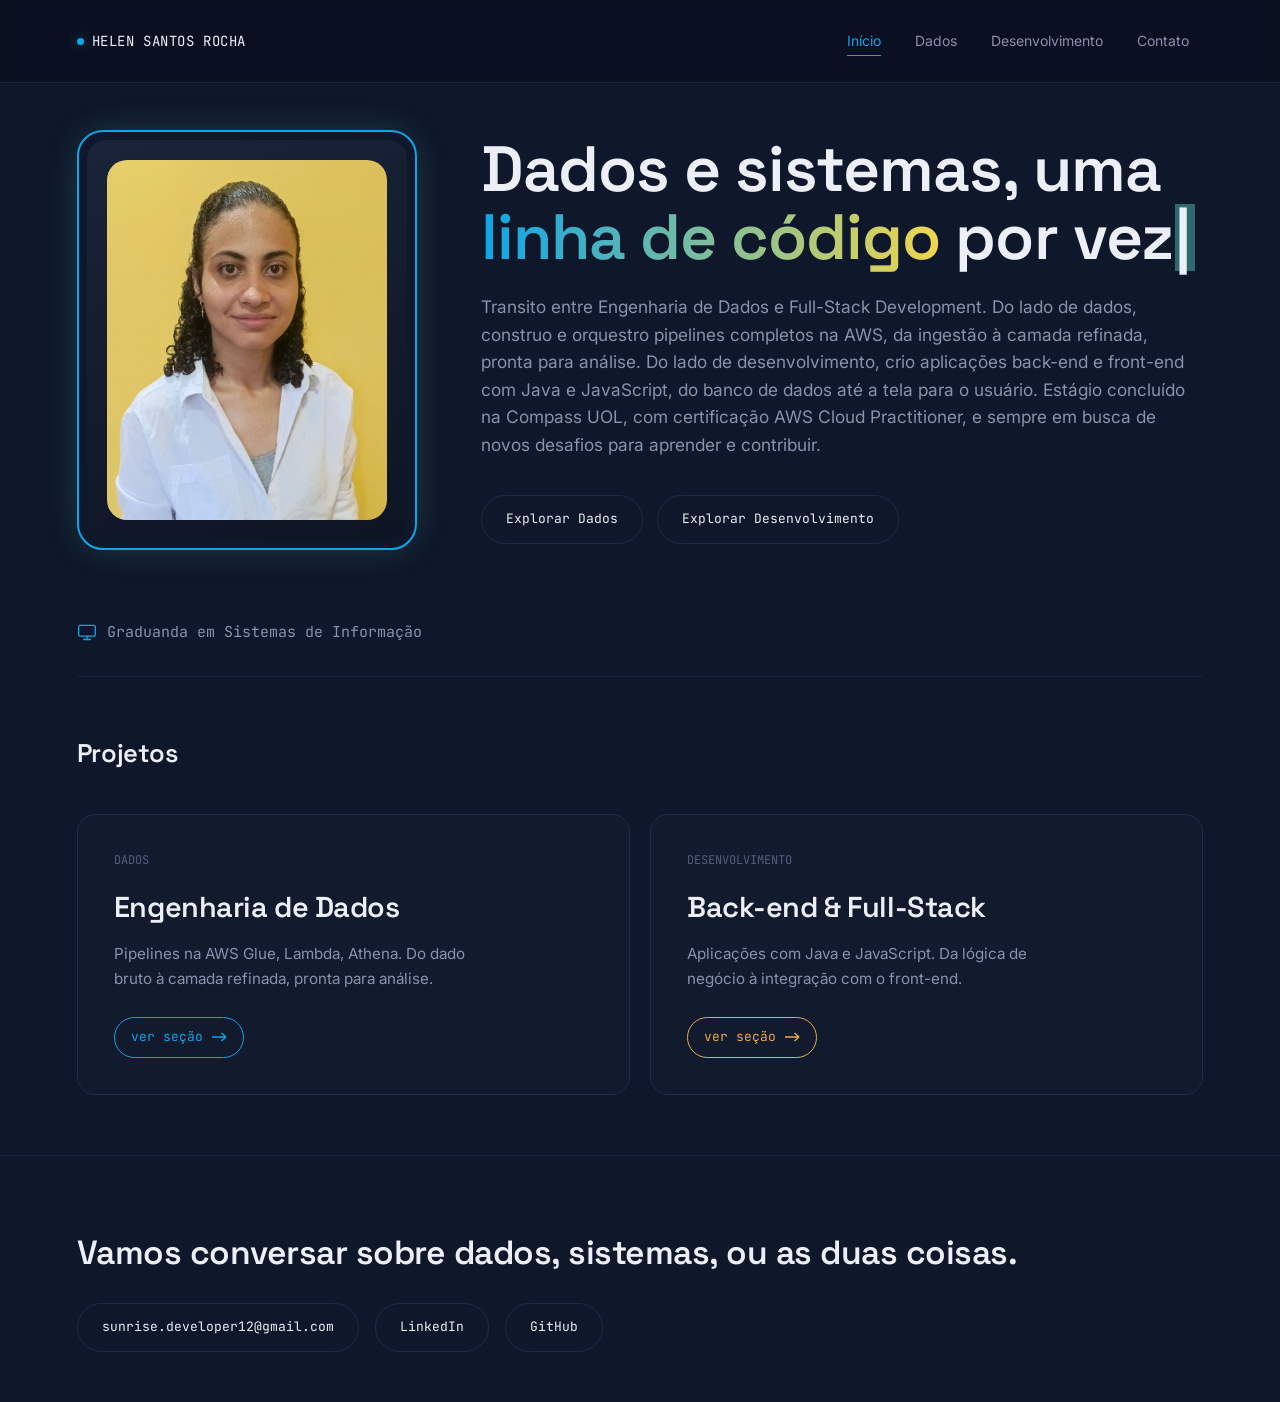
<file: index.html>
<!doctype html>
<html lang="pt-BR">
  <head>
    <meta charset="UTF-8" />
    <meta name="viewport" content="width=device-width, initial-scale=1.0" />
    <title>Helen Santos Rocha — Portfólio</title>
    <link rel="preconnect" href="https://fonts.googleapis.com" />
    <link
      href="https://fonts.googleapis.com/css2?family=Space+Grotesk:wght@400;500;600;700&family=Inter:wght@400;500;600&family=JetBrains+Mono:wght@400;500;600&display=swap"
      rel="stylesheet"
    />
    <link rel="icon" type="image/png" href="assets/cursor.png" />
    <link rel="stylesheet" href="./css/styles.css" />
  </head>
  <body>
    <nav>
      <a href="./index.html" class="brandmark"
        ><span class="dot"></span>HELEN SANTOS ROCHA</a
      >
      <ul>
        <li><a href="./index.html" data-page="index.html">Início</a></li>
        <li><a href="./pages/dados.html" data-page="dados.html">Dados</a></li>
        <li>
          <a
            href="./pages/desenvolvimento.html"
            data-page="desenvolvimento.html"
            >Desenvolvimento</a
          >
        </li>
        <li><a href="./index.html#contato">Contato</a></li>
      </ul>
    </nav>

    <header class="home-hero">
      <div class="hero-grid">
        <div class="hero-photo-frame reveal">
          <div class="hero-photo">
            <img
              src="./assets/foto-helen.jpg"
              alt="Foto de Helen Santos Rocha"
              onerror="
                this.style.display = 'none';
                this.nextElementSibling.style.display = 'block';
              "
            />
            <span style="display: none"
              >Coloque aqui sua foto<br />(foto-helen.jpg)<br />— retrato, fundo
              simples,<br />proporção 4:5</span
            >
          </div>
        </div>
        <div>
          <h1 class="page-title">
            Dados e sistemas, uma <span class="grad">linha de código</span> por
            vez<span class="caret">|</span>
          </h1>
          <p class="sub">
            Transito entre Engenharia de Dados e Full-Stack Development. Do lado
            de dados, construo e orquestro pipelines completos na AWS, da
            ingestão à camada refinada, pronta para análise. Do lado de
            desenvolvimento, crio aplicações back-end e front-end com Java e
            JavaScript, do banco de dados até a tela para o usuário. Estágio
            concluído na Compass UOL, com certificação AWS Cloud Practitioner, e
            sempre em busca de novos desafios para aprender e contribuir.
          </p>
          <div class="links">
            <a class="btn" href="./pages/dados.html">Explorar Dados</a>
            <a class="btn" href="./pages/desenvolvimento.html"
              >Explorar Desenvolvimento</a
            >
          </div>
        </div>
      </div>

      <div class="eyebrow-icon reveal">
        <svg width="20" height="20" viewBox="0 0 24 24" fill="none">
          <rect
            x="2"
            y="4"
            width="20"
            height="13"
            rx="2"
            stroke="currentColor"
            stroke-width="1.6"
          />
          <path
            d="M8 21H16M12 17V21"
            stroke="currentColor"
            stroke-width="1.6"
            stroke-linecap="round"
          />
        </svg>
        Graduanda em Sistemas de Informação
      </div>

      <h2 class="portals-title reveal">Projetos</h2>

      <div class="portals">
        <a id="p-dados" class="portal reveal" href="./pages/dados.html">
          <div class="idx mono">DADOS</div>
          <h2>Engenharia de Dados</h2>
          <p>
            Pipelines na AWS Glue, Lambda, Athena. Do dado bruto à camada
            refinada, pronta para análise.
          </p>
          <span class="go"
            >ver seção
            <svg width="16" height="10" viewBox="0 0 16 10" fill="none">
              <path
                d="M1 5H15M15 5L10.5 1M15 5L10.5 9"
                stroke="currentColor"
                stroke-width="1.4"
              /></svg
          ></span>
        </a>
        <a id="p-dev" class="portal reveal" href="./pages/desenvolvimento.html">
          <div class="idx mono">DESENVOLVIMENTO</div>
          <h2>Back-end & Full-Stack</h2>
          <p>
            Aplicações com Java e JavaScript. Da lógica de negócio à integração
            com o front-end.
          </p>
          <span class="go"
            >ver seção
            <svg width="16" height="10" viewBox="0 0 16 10" fill="none">
              <path
                d="M1 5H15M15 5L10.5 1M15 5L10.5 9"
                stroke="currentColor"
                stroke-width="1.4"
              /></svg
          ></span>
        </a>
      </div>
    </header>

    <footer id="contato">
      <h2>Vamos conversar sobre dados, sistemas, ou as duas coisas.</h2>
      <div class="contact-row">
        <a class="btn" href="mailto:sunrise.developer12@gmail.com"
          >sunrise.developer12@gmail.com</a
        >
        <a
          class="btn"
          href="https://linkedin.com/in/helen-santos-dev"
          target="_blank"
          rel="noopener"
          >LinkedIn</a
        >
        <a
          class="btn"
          href="https://github.com/sunHelen12"
          target="_blank"
          rel="noopener"
          >GitHub</a
        >
      </div>
    </footer>

    <script src="./scripts/main.js"></script>
  </body>
</html>
</file>
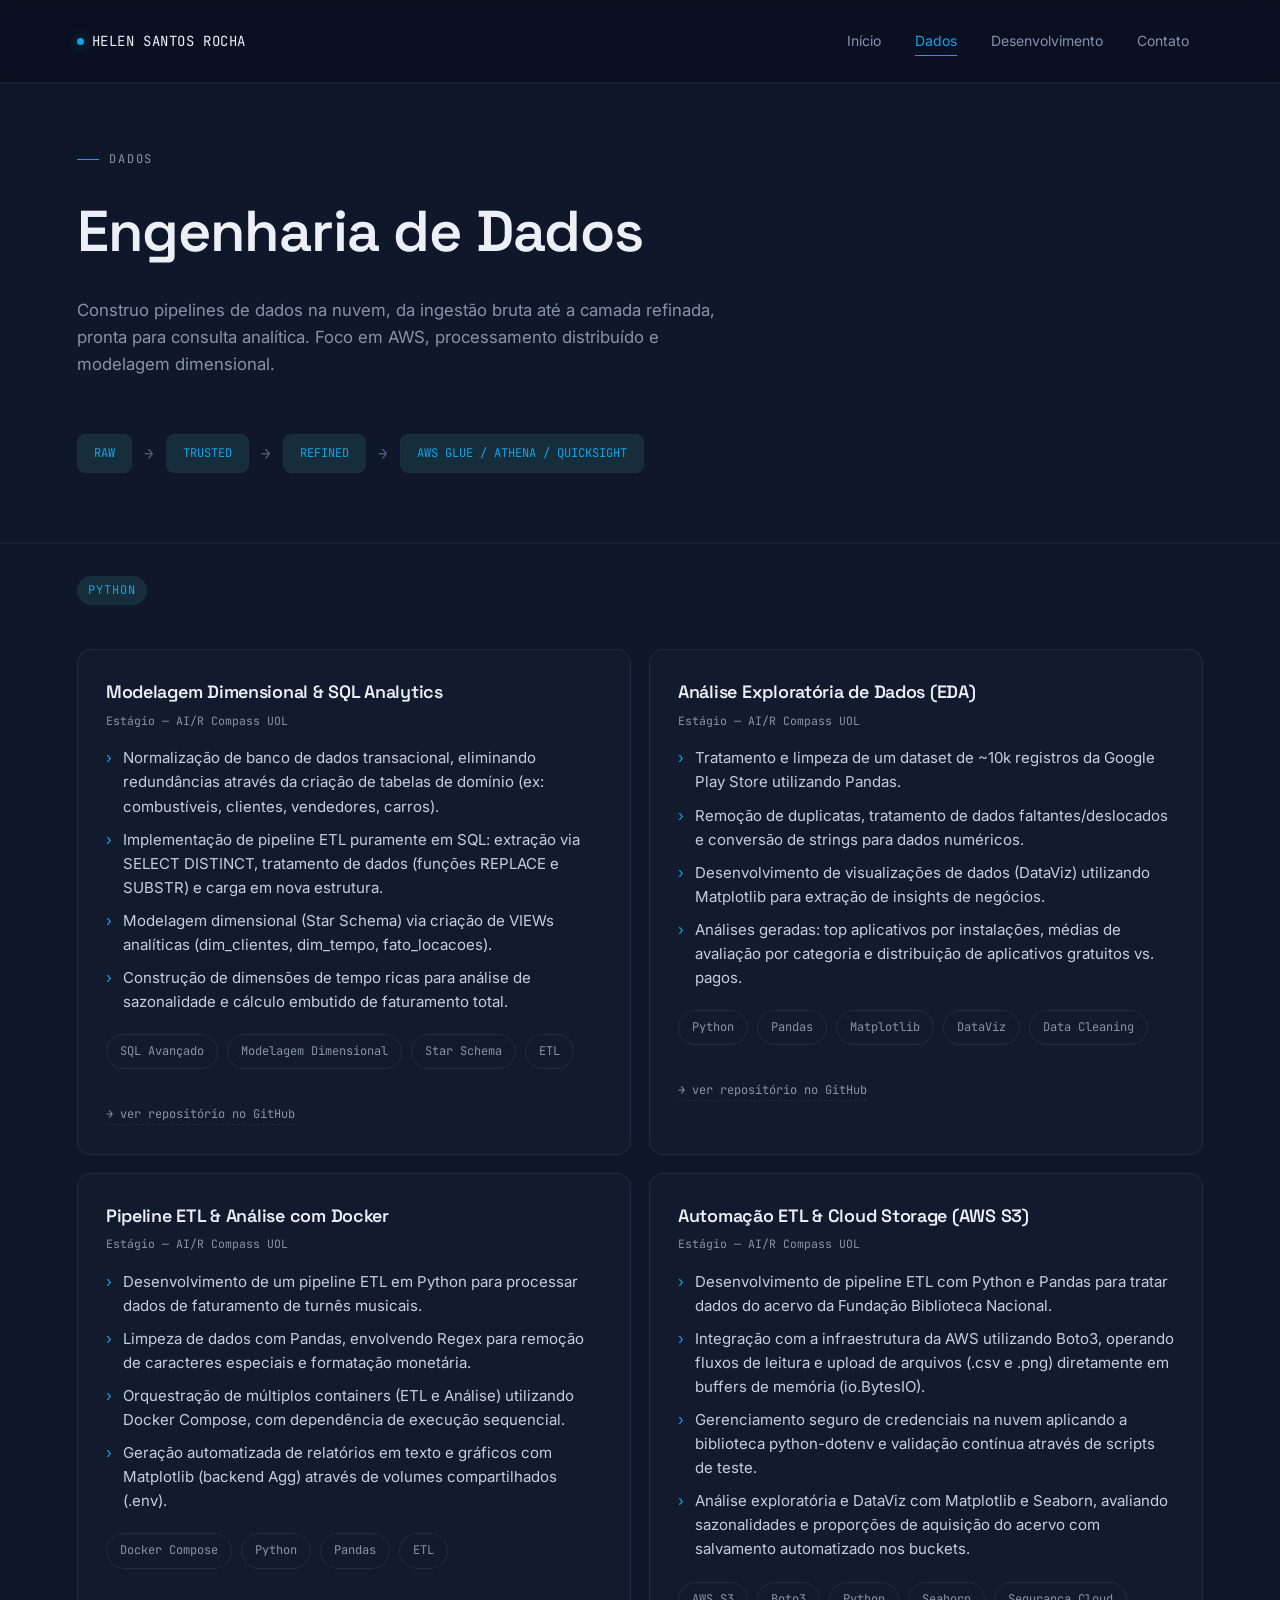
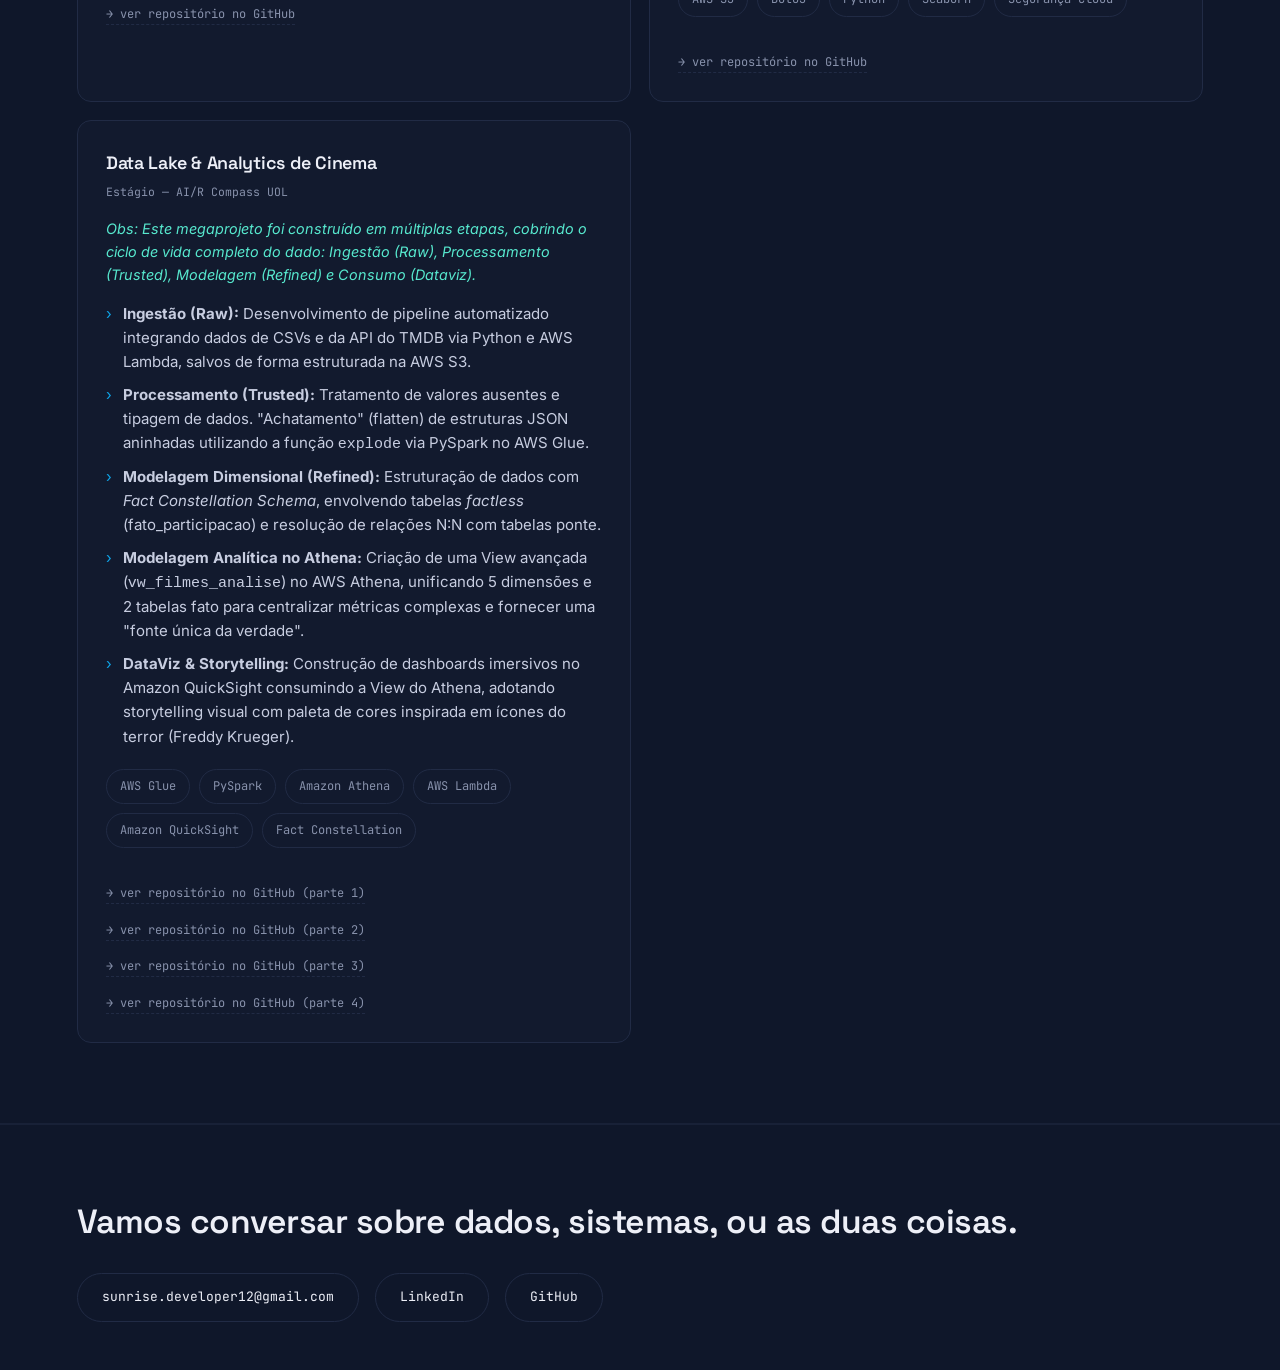
<file: pages/dados.html>
<!doctype html>
<html lang="pt-BR">
  <head>
    <meta charset="UTF-8" />
    <meta name="viewport" content="width=device-width, initial-scale=1.0" />
    <title>Dados</title>
    <link rel="preconnect" href="https://fonts.googleapis.com" />
    <link
      href="https://fonts.googleapis.com/css2?family=Space+Grotesk:wght@400;500;600;700&family=Inter:wght@400;500;600&family=JetBrains+Mono:wght@400;500;600&display=swap"
      rel="stylesheet"
    />
    <link rel="icon" type="image/png" href="../assets/cursor.png" />
    <link rel="stylesheet" href="../css/styles.css" />
    <style>
      .card.data {
        --card-accent: var(--cyan-soft);
        --card-accent-strong: var(--cyan);
      }
      .flow {
        margin-top: 56px;
        display: flex;
        flex-wrap: wrap;
        gap: 0;
        align-items: center;
      }
      .flow .node {
        font-family: "JetBrains Mono", monospace;
        font-size: 12px;
        color: var(--cyan);
        background: var(--cyan-soft);
        border: 1px solid var(--line);
        padding: 9px 16px;
        border-radius: 8px;
      }
      .flow .arrow {
        color: var(--text-faint);
        padding: 0 12px;
        font-family: "JetBrains Mono", monospace;
      }
    </style>
  </head>
  <body>
    <nav>
      <a href="../index.html" class="brandmark"
        ><span class="dot"></span>HELEN SANTOS ROCHA</a
      >
      <ul>
        <li><a href="../index.html" data-page="index.html">Início</a></li>
        <li>
          <a href="./dados.html" data-page="dados.html" class="active">Dados</a>
        </li>
        <li>
          <a href="./desenvolvimento.html" data-page="desenvolvimento.html"
            >Desenvolvimento</a
          >
        </li>
        <li><a href="../index.html#contato">Contato</a></li>
      </ul>
    </nav>

    <header class="page-hero">
      <div class="eyebrow">Dados</div>
      <h1
        class="page-title"
        style="font-size: clamp(2.2rem, 5vw, 3.6rem); max-width: 16ch"
      >
        Engenharia de Dados
      </h1>
      <p
        style="
          margin-top: 20px;
          max-width: 60ch;
          color: var(--text-dim);
          font-size: 1.05rem;
        "
      >
        Construo pipelines de dados na nuvem, da ingestão bruta até a camada
        refinada, pronta para consulta analítica. Foco em AWS, processamento
        distribuído e modelagem dimensional.
      </p>
      <div class="flow reveal">
        <span class="node">RAW</span><span class="arrow">→</span>
        <span class="node">TRUSTED</span><span class="arrow">→</span>
        <span class="node">REFINED</span><span class="arrow">→</span>
        <span class="node">AWS GLUE / ATHENA / QUICKSIGHT</span>
      </div>
    </header>

    <section class="block" style="padding-top: 32px">
      <span class="tag cyan">PYTHON</span>
      <div class="cards">
        <div class="card data reveal">
          <h3>Modelagem Dimensional & SQL Analytics</h3>
          <div class="meta">Estágio — AI/R Compass UOL</div>
          <ul>
            <li>
              Normalização de banco de dados transacional, eliminando
              redundâncias através da criação de tabelas de domínio (ex:
              combustíveis, clientes, vendedores, carros).
            </li>
            <li>
              Implementação de pipeline ETL puramente em SQL: extração via
              SELECT DISTINCT, tratamento de dados (funções REPLACE e SUBSTR) e
              carga em nova estrutura.
            </li>
            <li>
              Modelagem dimensional (Star Schema) via criação de VIEWs
              analíticas (dim_clientes, dim_tempo, fato_locacoes).
            </li>
            <li>
              Construção de dimensões de tempo ricas para análise de
              sazonalidade e cálculo embutido de faturamento total.
            </li>
          </ul>
          <div class="chips" style="margin-top: 20px; margin-bottom: 20px">
            <span class="chip">SQL Avançado</span>
            <span class="chip">Modelagem Dimensional</span>
            <span class="chip">Star Schema</span>
            <span class="chip">ETL</span>
          </div>
          <a
            class="repo"
            href="https://github.com/sunHelen12/AWS-Cloud-Data-Engineering-Compass-UOL/tree/main/Sprint%201/Desafio"
            target="_blank"
            rel="noopener"
            >→ ver repositório no GitHub</a
          >
        </div>

        <div class="card data reveal">
          <h3>Análise Exploratória de Dados (EDA)</h3>
          <div class="meta">Estágio — AI/R Compass UOL</div>
          <ul>
            <li>
              Tratamento e limpeza de um dataset de ~10k registros da Google
              Play Store utilizando Pandas.
            </li>
            <li>
              Remoção de duplicatas, tratamento de dados faltantes/deslocados e
              conversão de strings para dados numéricos.
            </li>
            <li>
              Desenvolvimento de visualizações de dados (DataViz) utilizando
              Matplotlib para extração de insights de negócios.
            </li>
            <li>
              Análises geradas: top aplicativos por instalações, médias de
              avaliação por categoria e distribuição de aplicativos gratuitos
              vs. pagos.
            </li>
          </ul>
          <div class="chips" style="margin-top: 20px; margin-bottom: 20px">
            <span class="chip">Python</span>
            <span class="chip">Pandas</span>
            <span class="chip">Matplotlib</span>
            <span class="chip">DataViz</span>
            <span class="chip">Data Cleaning</span>
          </div>
          <a
            class="repo"
            href="https://github.com/sunHelen12/AWS-Cloud-Data-Engineering-Compass-UOL/tree/main/Sprint%202/Desafio"
            target="_blank"
            rel="noopener"
            >→ ver repositório no GitHub</a
          >
        </div>
        <div class="card data reveal">
          <h3>Pipeline ETL & Análise com Docker</h3>
          <div class="meta">Estágio — AI/R Compass UOL</div>
          <ul>
            <li>
              Desenvolvimento de um pipeline ETL em Python para processar dados
              de faturamento de turnês musicais.
            </li>
            <li>
              Limpeza de dados com Pandas, envolvendo Regex para remoção de
              caracteres especiais e formatação monetária.
            </li>
            <li>
              Orquestração de múltiplos containers (ETL e Análise) utilizando
              Docker Compose, com dependência de execução sequencial.
            </li>
            <li>
              Geração automatizada de relatórios em texto e gráficos com
              Matplotlib (backend Agg) através de volumes compartilhados (.env).
            </li>
          </ul>
          <div class="chips" style="margin-top: 20px; margin-bottom: 20px">
            <span class="chip">Docker Compose</span>
            <span class="chip">Python</span>
            <span class="chip">Pandas</span>
            <span class="chip">ETL</span>
          </div>
          <a
            class="repo"
            href="https://github.com/sunHelen12/AWS-Cloud-Data-Engineering-Compass-UOL/tree/main/Sprint%203/Desafio"
            target="_blank"
            rel="noopener"
            >→ ver repositório no GitHub</a
          >
        </div>
        <div class="card data reveal">
          <h3>Automação ETL & Cloud Storage (AWS S3)</h3>
          <div class="meta">Estágio — AI/R Compass UOL</div>
          <ul>
            <li>
              Desenvolvimento de pipeline ETL com Python e Pandas para tratar
              dados do acervo da Fundação Biblioteca Nacional.
            </li>
            <li>
              Integração com a infraestrutura da AWS utilizando Boto3, operando
              fluxos de leitura e upload de arquivos (.csv e .png) diretamente
              em buffers de memória (io.BytesIO).
            </li>
            <li>
              Gerenciamento seguro de credenciais na nuvem aplicando a
              biblioteca python-dotenv e validação contínua através de scripts
              de teste.
            </li>
            <li>
              Análise exploratória e DataViz com Matplotlib e Seaborn, avaliando
              sazonalidades e proporções de aquisição do acervo com salvamento
              automatizado nos buckets.
            </li>
          </ul>
          <div class="chips" style="margin-top: 20px; margin-bottom: 20px">
            <span class="chip">AWS S3</span>
            <span class="chip">Boto3</span>
            <span class="chip">Python</span>
            <span class="chip">Seaborn</span>
            <span class="chip">Segurança Cloud</span>
          </div>
          <a
            class="repo"
            href="https://github.com/sunHelen12/AWS-Cloud-Data-Engineering-Compass-UOL/tree/main/Sprint%204/Desafio"
            target="_blank"
            rel="noopener"
            >→ ver repositório no GitHub</a
          >
        </div>
        <!-- Novo card adicionado: Data Lake de Filmes (TMDB) -->
        <div class="card data reveal">
          <h3>Data Lake & Analytics de Cinema</h3>
          <div class="meta">Estágio — AI/R Compass UOL</div>
          <p
            style="
              font-size: 0.9em;
              font-style: italic;
              margin-bottom: 15px;
              color: #57e8ce;
            "
          >
            Obs: Este megaprojeto foi construído em múltiplas etapas, cobrindo o
            ciclo de vida completo do dado: Ingestão (Raw), Processamento
            (Trusted), Modelagem (Refined) e Consumo (Dataviz).
          </p>
          <ul>
            <li>
              <strong>Ingestão (Raw):</strong> Desenvolvimento de pipeline
              automatizado integrando dados de CSVs e da API do TMDB via Python
              e AWS Lambda, salvos de forma estruturada na AWS S3.
            </li>
            <li>
              <strong>Processamento (Trusted):</strong> Tratamento de valores
              ausentes e tipagem de dados. "Achatamento" (flatten) de estruturas
              JSON aninhadas utilizando a função <code>explode</code> via
              PySpark no AWS Glue.
            </li>
            <li>
              <strong>Modelagem Dimensional (Refined):</strong> Estruturação de
              dados com <em>Fact Constellation Schema</em>, envolvendo tabelas
              <em>factless</em> (fato_participacao) e resolução de relações N:N
              com tabelas ponte.
            </li>
            <li>
              <strong>Modelagem Analítica no Athena:</strong> Criação de uma
              View avançada (<code>vw_filmes_analise</code>) no AWS Athena,
              unificando 5 dimensões e 2 tabelas fato para centralizar métricas
              complexas e fornecer uma "fonte única da verdade".
            </li>
            <li>
              <strong>DataViz & Storytelling:</strong> Construção de dashboards
              imersivos no Amazon QuickSight consumindo a View do Athena,
              adotando storytelling visual com paleta de cores inspirada em
              ícones do terror (Freddy Krueger).
            </li>
          </ul>
          <div class="chips" style="margin-top: 20px; margin-bottom: 20px">
            <span class="chip">AWS Glue</span>
            <span class="chip">PySpark</span>
            <span class="chip">Amazon Athena</span>
            <span class="chip">AWS Lambda</span>
            <span class="chip">Amazon QuickSight</span>
            <span class="chip">Fact Constellation</span>
          </div>
          <a
            class="repo"
            href="https://github.com/sunHelen12/AWS-Cloud-Data-Engineering-Compass-UOL/tree/main/Sprint%205/Desafio"
            target="_blank"
            rel="noopener"
            >→ ver repositório no GitHub (parte 1)</a
          >
          <br />
          <a
            class="repo"
            href="https://github.com/sunHelen12/AWS-Cloud-Data-Engineering-Compass-UOL/tree/main/Sprint%206/Desafio"
            target="_blank"
            rel="noopener"
            >→ ver repositório no GitHub (parte 2)</a
          >
          <br />
          <a
            class="repo"
            href="https://github.com/sunHelen12/AWS-Cloud-Data-Engineering-Compass-UOL/tree/main/Sprint%207/Desafio"
            target="_blank"
            rel="noopener"
            >→ ver repositório no GitHub (parte 3)</a
          >
          <br />
          <a
            class="repo"
            href="https://github.com/sunHelen12/AWS-Cloud-Data-Engineering-Compass-UOL/tree/main/Sprint%208/Desafio"
            target="_blank"
            rel="noopener"
            >→ ver repositório no GitHub (parte 4)</a
          >
        </div>
      </div>
    </section>

    <footer id="contato">
      <h2>Vamos conversar sobre dados, sistemas, ou as duas coisas.</h2>
      <div class="contact-row">
        <a class="btn" href="mailto:sunrise.developer12@gmail.com"
          >sunrise.developer12@gmail.com</a
        >
        <a
          class="btn"
          href="https://linkedin.com/in/helen-santos-dev"
          target="_blank"
          rel="noopener"
          >LinkedIn</a
        >
        <a
          class="btn"
          href="https://github.com/sunHelen12"
          target="_blank"
          rel="noopener"
          >GitHub</a
        >
      </div>
    </footer>

    <script src="../scripts/main.js"></script>
  </body>
</html>
</file>
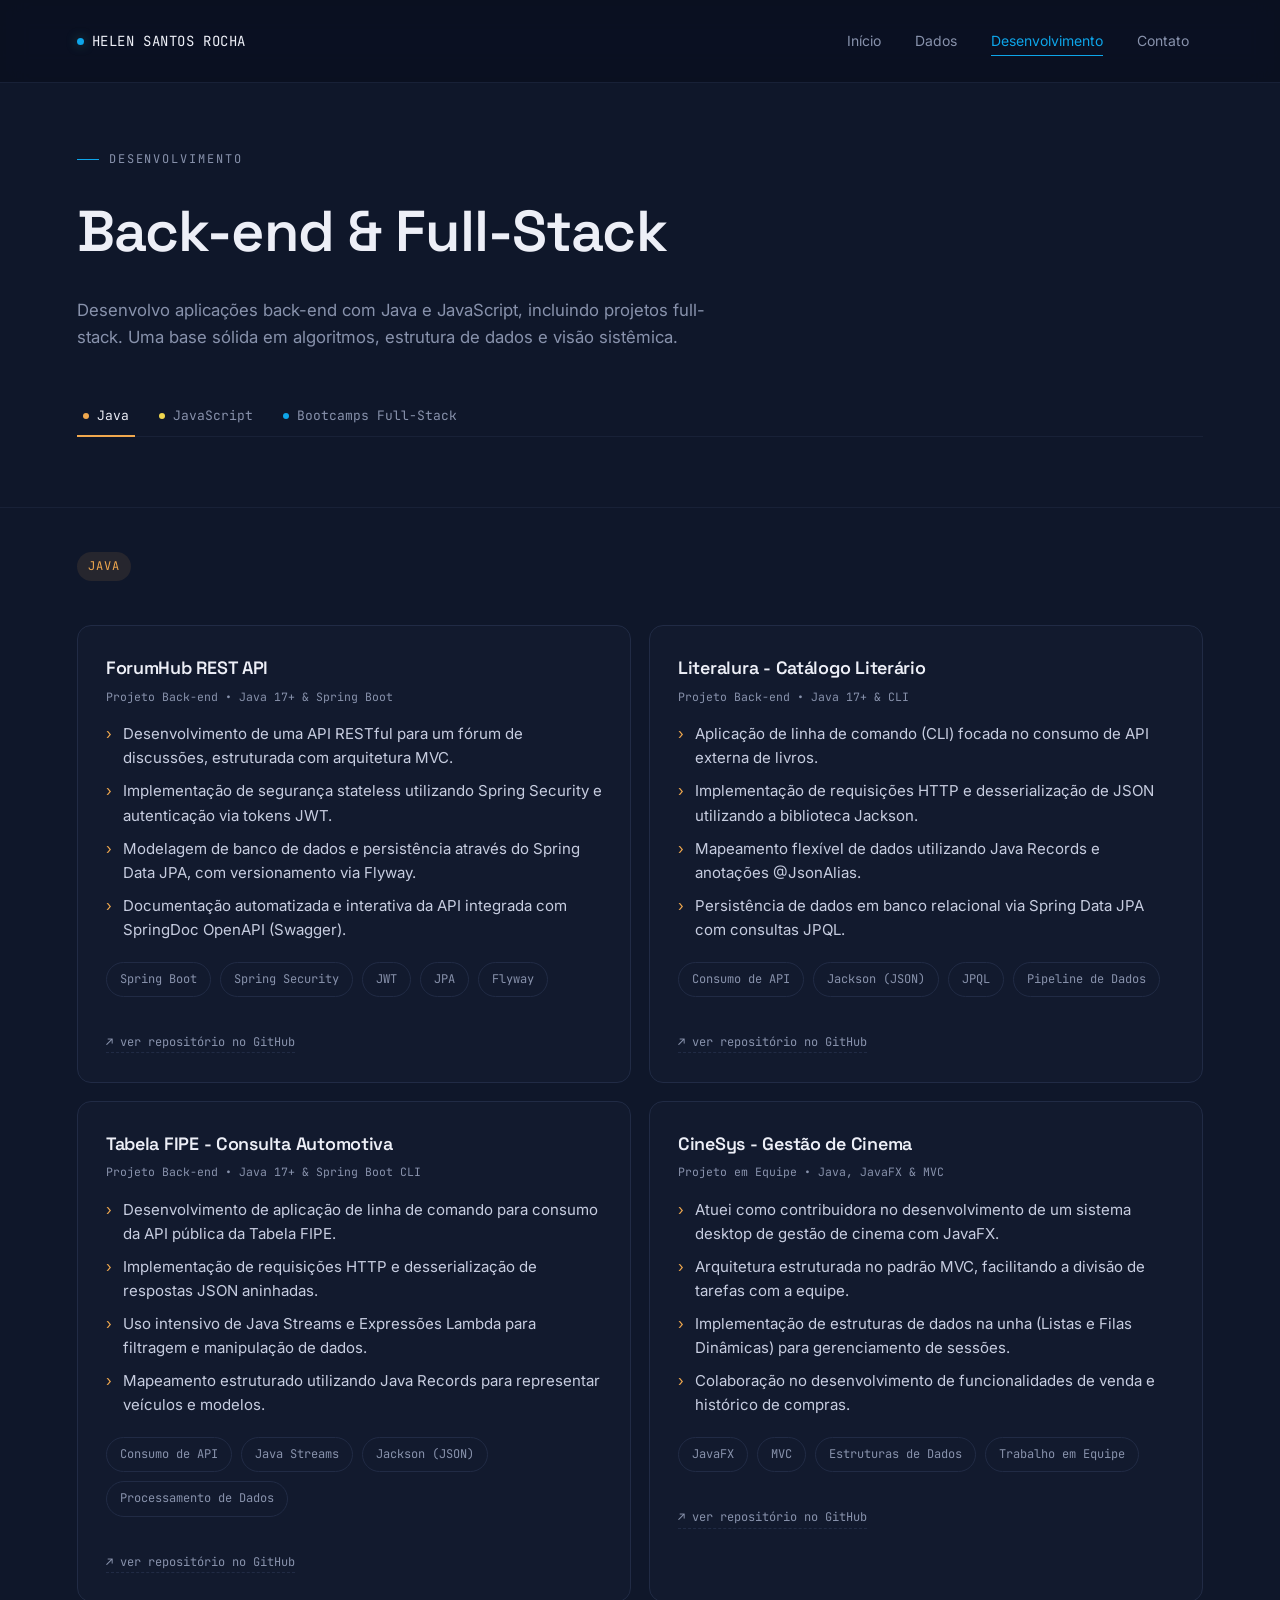
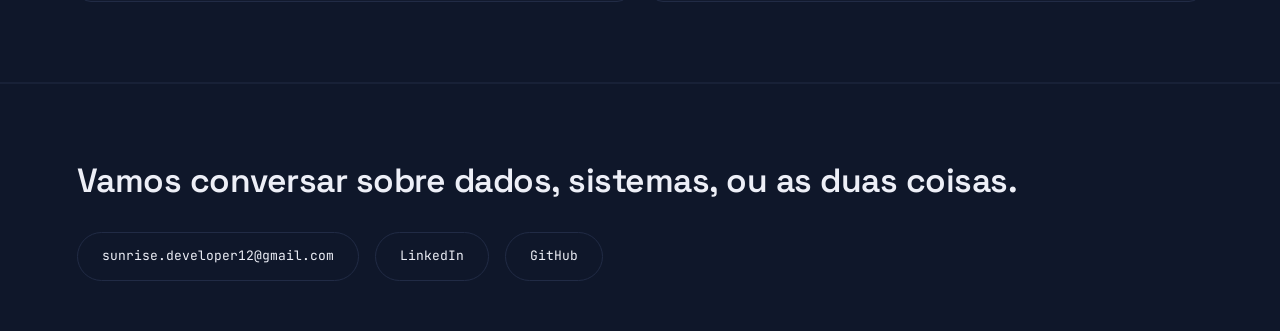
<file: pages/desenvolvimento.html>
<!doctype html>
<html lang="pt-BR">
  <head>
    <meta charset="UTF-8" />
    <meta name="viewport" content="width=device-width, initial-scale=1.0" />
    <title>Desenvolvimento</title>
    <link rel="preconnect" href="https://fonts.googleapis.com" />
    <link
      href="https://fonts.googleapis.com/css2?family=Space+Grotesk:wght@400;500;600;700&family=Inter:wght@400;500;600&family=JetBrains+Mono:wght@400;500;600&display=swap"
      rel="stylesheet"
    />
    <link rel="icon" type="image/png" href="../assets/cursor.png" />
    <link rel="stylesheet" href="../css/styles.css" />
    <style>
      .card.java {
        --card-accent: var(--amber-soft);
        --card-accent-strong: var(--amber);
      }
      .card.jsc {
        --card-accent: var(--js-soft);
        --card-accent-strong: var(--js-yellow);
      }
      .card.bootcamp {
        --card-accent: var(--cyan-soft);
        --card-accent-strong: var(--cyan);
      }
      .subtabs {
        display: flex;
        gap: 10px;
        margin-top: 44px;
        border-bottom: 1px solid var(--line-soft);
      }
      .subtab {
        font-family: "JetBrains Mono", monospace;
        font-size: 13px;
        padding: 12px 6px;
        position: relative;
        color: var(--text-dim);
        cursor: pointer;
        background: none;
        border: none;
        display: flex;
        align-items: center;
        gap: 8px;
        transition: color 0.25s;
      }
      .subtab .dot {
        width: 6px;
        height: 6px;
        border-radius: 50%;
      }
      .subtab[data-lang="java"] .dot {
        background: var(--amber);
      }
      .subtab[data-lang="js"] .dot {
        background: var(--js-yellow);
      }
      .subtab[data-lang="bootcamp"] .dot {
        background: var(--cyan);
      }
      .subtab::after {
        content: "";
        position: absolute;
        left: 0;
        right: 0;
        bottom: -1px;
        height: 2px;
        transform: scaleX(0);
        transform-origin: left;
        transition: transform 0.3s var(--ease);
      }
      .subtab[data-lang="java"]::after {
        background: var(--amber);
      }
      .subtab[data-lang="js"]::after {
        background: var(--js-yellow);
      }
      .subtab[data-lang="bootcamp"]::after {
        background: var(--cyan);
      }
      .subtab:hover {
        color: var(--text);
      }
      .subtab.active {
        color: var(--text);
      }
      .subtab.active::after {
        transform: scaleX(1);
      }
      .subtab + .subtab {
        margin-left: 8px;
      }
      .panel {
        display: none;
        padding-top: 44px;
      }
      .panel.active {
        display: block;
        animation: panel-in 0.5s var(--ease);
      }
      @keyframes panel-in {
        from {
          opacity: 0;
          transform: translateY(10px);
        }
        to {
          opacity: 1;
          transform: translateY(0);
        }
      }
    </style>
  </head>
  <body>
    <nav>
      <a href="../index.html" class="brandmark"
        ><span class="dot"></span>HELEN SANTOS ROCHA</a
      >
      <ul>
        <li><a href="../index.html" data-page="index.html">Início</a></li>
        <li><a href="./dados.html" data-page="dados.html">Dados</a></li>
        <li>
          <a
            href="./desenvolvimento.html"
            data-page="desenvolvimento.html"
            class="active"
            >Desenvolvimento</a
          >
        </li>
        <li><a href="../index.html#contato">Contato</a></li>
      </ul>
    </nav>

    <header class="page-hero">
      <div class="eyebrow">Desenvolvimento</div>
      <h1
        class="page-title"
        style="font-size: clamp(2.2rem, 5vw, 3.6rem); max-width: 18ch"
      >
        Back-end &amp; Full-Stack
      </h1>
      <p
        style="
          margin-top: 20px;
          max-width: 60ch;
          color: var(--text-dim);
          font-size: 1.05rem;
        "
      >
        Desenvolvo aplicações back-end com Java e JavaScript, incluindo projetos
        full-stack. Uma base sólida em algoritmos, estrutura de dados e visão
        sistêmica.
      </p>
      <div class="subtabs">
        <button class="subtab active" data-lang="java">
          <span class="dot"></span>Java
        </button>
        <button class="subtab" data-lang="js">
          <span class="dot"></span>JavaScript
        </button>
        <button class="subtab" data-lang="bootcamp">
          <span class="dot"></span>Bootcamps Full-Stack
        </button>
      </div>
    </header>

    <section class="block" style="padding-top: 0">
      <div class="panel active" id="panel-java">
        <span class="tag amber">JAVA</span>
        <div class="cards">
          <div class="card java reveal">
            <h3>ForumHub REST API</h3>
            <div class="meta">Projeto Back-end • Java 17+ & Spring Boot</div>
            <ul>
              <li>
                Desenvolvimento de uma API RESTful para um fórum de discussões,
                estruturada com arquitetura MVC.
              </li>
              <li>
                Implementação de segurança stateless utilizando Spring Security
                e autenticação via tokens JWT.
              </li>
              <li>
                Modelagem de banco de dados e persistência através do Spring
                Data JPA, com versionamento via Flyway.
              </li>
              <li>
                Documentação automatizada e interativa da API integrada com
                SpringDoc OpenAPI (Swagger).
              </li>
            </ul>
            <div class="chips" style="margin-top: 20px; margin-bottom: 20px">
              <span class="chip">Spring Boot</span>
              <span class="chip">Spring Security</span>
              <span class="chip">JWT</span>
              <span class="chip">JPA</span>
              <span class="chip">Flyway</span>
            </div>
            <a
              class="repo"
              href="https://github.com/sunHelen12/forumhub"
              target="_blank"
              rel="noopener"
              >↗ ver repositório no GitHub</a
            >
          </div>

          <!-- Literalura -->
          <div class="card java reveal">
            <h3>Literalura - Catálogo Literário</h3>
            <div class="meta">Projeto Back-end • Java 17+ & CLI</div>
            <ul>
              <li>
                Aplicação de linha de comando (CLI) focada no consumo de API
                externa de livros.
              </li>
              <li>
                Implementação de requisições HTTP e desserialização de JSON
                utilizando a biblioteca Jackson.
              </li>
              <li>
                Mapeamento flexível de dados utilizando Java Records e anotações
                @JsonAlias.
              </li>
              <li>
                Persistência de dados em banco relacional via Spring Data JPA
                com consultas JPQL.
              </li>
            </ul>
            <div class="chips" style="margin-top: 20px; margin-bottom: 20px">
              <span class="chip">Consumo de API</span>
              <span class="chip">Jackson (JSON)</span>
              <span class="chip">JPQL</span>
              <span class="chip">Pipeline de Dados</span>
            </div>
            <a
              class="repo"
              href="https://github.com/sunHelen12/literalura"
              target="_blank"
              rel="noopener"
              >↗ ver repositório no GitHub</a
            >
          </div>

          <!-- Tabela FIPE -->
          <div class="card java reveal">
            <h3>Tabela FIPE - Consulta Automotiva</h3>
            <div class="meta">
              Projeto Back-end • Java 17+ & Spring Boot CLI
            </div>
            <ul>
              <li>
                Desenvolvimento de aplicação de linha de comando para consumo da
                API pública da Tabela FIPE.
              </li>
              <li>
                Implementação de requisições HTTP e desserialização de respostas
                JSON aninhadas.
              </li>
              <li>
                Uso intensivo de Java Streams e Expressões Lambda para filtragem
                e manipulação de dados.
              </li>
              <li>
                Mapeamento estruturado utilizando Java Records para representar
                veículos e modelos.
              </li>
            </ul>
            <div class="chips" style="margin-top: 20px; margin-bottom: 20px">
              <span class="chip">Consumo de API</span>
              <span class="chip">Java Streams</span>
              <span class="chip">Jackson (JSON)</span>
              <span class="chip">Processamento de Dados</span>
            </div>
            <a
              class="repo"
              href="https://github.com/sunHelen12/TabelaFipe"
              target="_blank"
              rel="noopener"
              >↗ ver repositório no GitHub</a
            >
          </div>

          <!-- CinesSys -->
          <div class="card java reveal">
            <h3>CineSys - Gestão de Cinema</h3>
            <div class="meta">Projeto em Equipe • Java, JavaFX & MVC</div>
            <ul>
              <li>
                Atuei como contribuidora no desenvolvimento de um sistema
                desktop de gestão de cinema com JavaFX.
              </li>
              <li>
                Arquitetura estruturada no padrão MVC, facilitando a divisão de
                tarefas com a equipe.
              </li>
              <li>
                Implementação de estruturas de dados na unha (Listas e Filas
                Dinâmicas) para gerenciamento de sessões.
              </li>
              <li>
                Colaboração no desenvolvimento de funcionalidades de venda e
                histórico de compras.
              </li>
            </ul>
            <div class="chips" style="margin-top: 20px; margin-bottom: 20px">
              <span class="chip">JavaFX</span>
              <span class="chip">MVC</span>
              <span class="chip">Estruturas de Dados</span>
              <span class="chip">Trabalho em Equipe</span>
            </div>
            <a
              class="repo"
              href="https://github.com/kahiss/cinessys"
              target="_blank"
              rel="noopener"
              >↗ ver repositório no GitHub</a
            >
          </div>
        </div>
      </div>

      <!-- PAINEL JAVASCRIPT -->
      <div class="panel" id="panel-js">
        <span class="tag jsy">JAVASCRIPT</span>
        <div class="cards">
          <!-- LkCell -->
          <div class="card jsc reveal">
            <h3>LKCell - Gestão de Varejo de Celulares</h3>
            <div class="meta">
              Projeto Full-Stack em Equipe • Node.js, Next.js & Prisma
            </div>
            <ul>
              <li>
                Atuei como contribuidora no desenvolvimento full-stack de um ERP
                completo para o varejo de eletrônicos.
              </li>
              <li>
                <strong>Back-end:</strong> Construção de uma API robusta em
                Node.js com Express, utilizando <strong>Prisma ORM</strong> para
                gerenciamento de banco de dados relacional e versionamento com
                migrations.
              </li>
              <li>
                <strong>Gestão Estratégica:</strong> Implementação de fluxos
                complexos como controle de estoque (entradas, saídas, histórico
                e transferências), catálogo de produtos (com gestão de
                compatibilidade) e gestão de compras e vendas.
              </li>
              <li>
                <strong>Front-end:</strong> Desenvolvimento de interface moderna
                e escalável com Next.js, com rotas dinâmicas, *hooks*
                customizados para integração com a API e componentes modulares.
              </li>
            </ul>
            <div class="chips" style="margin-top: 20px; margin-bottom: 20px">
              <span class="chip">Node.js / Express</span>
              <span class="chip">React</span>
              <span class="chip">Tailwind CSS</span>
              <span class="chip">Next.js</span>
              <span class="chip">PostgreSQL</span>
              <span class="chip">Prisma ORM</span>
              <span class="chip">Gestão de Estoque</span>
              <span class="chip">Trabalho em Equipe</span>
            </div>
            <a
              class="repo"
              href="https://github.com/Mescxll/Projeto_de_Software_LkCell.git"
              target="_blank"
              rel="noopener"
              >↗ ver repositório no GitHub</a
            >
          </div>

          <!-- Pdvlopers -->
          <div class="card jsc reveal">
            <h3>PDVlopers (Balcão) - Sistema de Ponto de Venda</h3>
            <div class="meta">
              Projeto Full-Stack em Equipe • Node.js, React & Supabase
            </div>
            <ul>
              <li>
                Atuei como contribuidora em um projeto colaborativo para a
                construção de um sistema de Ponto de Venda completo, integrando
                back-end e front-end.
              </li>
              <li>
                <strong>Back-end & BaaS:</strong> Desenvolvimento de
                rotas/controllers em Node.js e integração ágil com o
                <strong>Supabase</strong> para gerenciamento de banco de dados
                (PostgreSQL) e serviços de backend.
              </li>
              <li>
                <strong>Front-end:</strong> Criação de interfaces responsivas
                com React, utilizando Vite para build rápido e CSS Modules para
                encapsulamento de estilos.
              </li>
              <li>
                <strong>Features:</strong> Implementação de histórico de
                resgates, visão geral de pontos, formulários de promoção e
                modais interativos para gestão financeira e de clientes.
              </li>
            </ul>
            <div class="chips" style="margin-top: 20px; margin-bottom: 20px">
              <span class="chip">Node.js</span>
              <span class="chip">React</span>
              <span class="chip">Vite</span>
              <span class="chip">HTML</span>
              <span class="chip">CSS</span>
              <span class="chip">Docker</span>
              <span class="chip">Docker Compose</span>
              <span class="chip">Supabase</span>
              <span class="chip">PostgreSQL</span>
              <span class="chip">Trabalho em Equipe</span>
            </div>
            <a
              class="repo"
              href="https://github.com/sunHelen12/pdvlopers-projeto-final"
              target="_blank"
              rel="noopener"
              >↗ ver repositório no GitHub</a
            >
          </div>
        </div>
      </div>

      <!-- PAINEL BOOTCAMPS -->
      <div class="panel" id="panel-bootcamp">
        <span class="tag cyan">BOOTCAMPS & FULL-STACK</span>
        <div class="cards">
          <div class="card bootcamp reveal">
            <h3>Bootcamp praTi - Full Stack Junior</h3>
            <div class="meta">
              Repositório de Estudos • React, Node.js, Java & SQL
            </div>
            <ul>
              <li>
                Repositório gigante documentando a evolução prática no
                desenvolvimento Full-Stack, indo de algoritmos a aplicações
                completas.
              </li>
              <li>
                <strong>Consumo de API & React:</strong> Desenvolvimento do "Meu
                App Filmes" com Vite, consumindo a API do TMDB para busca de
                filmes, paginação e uso de hooks customizados (useLocalStorage)
                para favoritar.
              </li>
              <li>
                <strong>Arquitetura CSS:</strong> Aplicação prática de múltiplas
                abordagens de estilização front-end, incluindo CSS Modules,
                Tailwind e Styled Components na estruturação de lojas e
                portfólios.
              </li>
              <li>
                <strong>Java Orientado a Objetos:</strong> Dezenas de scripts
                focados em herança, interfaces e polimorfismo, simulando regras
                de negócio complexas (carrinho de compras, cálculo de fretes com
                Sedex/PAC e sistemas de pagamento).
              </li>
              <li>
                <strong>Lógica JS:</strong> Exercícios aprofundados abordando
                estruturas de controle avançadas, recursividade e manipulação de
                arrays e objetos complexos.
              </li>
              <li>
                <strong>Banco de Dados:</strong> Modelagem e scripts SQL reais
                para um sistema de cafeteria, cobrindo DML, DDL e consultas
                analíticas de faturamento.
              </li>
            </ul>
            <div class="chips" style="margin-top: 20px; margin-bottom: 20px">
              <span class="chip">Consumo de API (TMDB)</span>
              <span class="chip">React & Hooks</span>
              <span class="chip">Java OO</span>
              <span class="chip">Tailwind & Styled Components</span>
              <span class="chip">SQL Analytics</span>
            </div>
            <a
              class="repo"
              href="https://github.com/sunHelen12/bootcamp_prati_desenvolvimento_full_stack_junior"
              target="_blank"
              rel="noopener"
              >↗ ver repositório no GitHub</a
            >
          </div>
        </div>
      </div>
    </section>

    <footer id="contato">
      <h2>Vamos conversar sobre dados, sistemas, ou as duas coisas.</h2>
      <div class="contact-row">
        <a class="btn" href="mailto:sunrise.developer12@gmail.com"
          >sunrise.developer12@gmail.com</a
        >
        <a
          class="btn"
          href="https://linkedin.com/in/helen-santos-dev"
          target="_blank"
          rel="noopener"
          >LinkedIn</a
        >
        <a
          class="btn"
          href="https://github.com/sunHelen12"
          target="_blank"
          rel="noopener"
          >GitHub</a
        >
      </div>
    </footer>

    <script src="../scripts/main.js"></script>
    <script>
      document.querySelectorAll(".subtab").forEach((tab) => {
        tab.addEventListener("click", () => {
          document
            .querySelectorAll(".subtab")
            .forEach((t) => t.classList.remove("active"));
          document
            .querySelectorAll(".panel")
            .forEach((p) => p.classList.remove("active"));

          tab.classList.add("active");
          document
            .getElementById("panel-" + tab.dataset.lang)
            .classList.add("active");
        });
      });
    </script>
  </body>
</html>
</file>
<file: css/styles.css>
/* ============ TOKENS ============ */
:root{
  --bg:#0F172A;
  --bg-soft:#0D1424;
  --card:#121A2E;
  --card-hover:#161F38;
  --line:#212B45;
  --line-soft:#182137;
  --text:#EDEFF7;
  --text-dim:#8892AC;
  --text-faint:#535E7D;

  --cyan:#0EA5E9;
  --cyan-soft:rgba(87,232,206,0.10);
  --cyan-glow:rgba(87,232,206,0.35);

  --amber:#F0A84E;
  --amber-soft:rgba(240,168,78,0.10);

  --js-yellow:#F0D64E;
  --js-soft:rgba(240,214,78,0.10);

  --radius:14px;
  --ease:cubic-bezier(.16,1,.3,1);
}

*{ box-sizing:border-box; }
html{ scroll-behavior:smooth; }
body{
  margin:0;
  background:var(--bg);
  color:var(--text);
  font-family:'Inter',sans-serif;
  line-height:1.6;
  -webkit-font-smoothing:antialiased;
}
h1,h2,h3{ font-family:'Space Grotesk',sans-serif; font-weight:600; letter-spacing:-0.015em; margin:0; }
p{ margin:0; }
a{ color:inherit; text-decoration:none; }
.mono{ font-family:'JetBrains Mono',monospace; }
::selection{ background:var(--cyan); color:#04120E; }

/* ============ CROSS-PAGE VIEW TRANSITIONS ============ */
@media (prefers-reduced-motion: no-preference){
  @view-transition{ navigation: auto; }
}
::view-transition-old(root){ animation: fade-out .45s var(--ease) both; }
::view-transition-new(root){ animation: fade-in .5s var(--ease) both; }
@keyframes fade-out{ to{ opacity:0; transform:translateY(-10px) scale(.99); } }
@keyframes fade-in{ from{ opacity:0; transform:translateY(14px) scale(1.01); } }

.brandmark{ view-transition-name: brandmark; }
.page-title{ view-transition-name: page-title; }

/* ============ CURSOR GLOW ============ */
.cursor-glow{
  position:fixed; width:420px; height:420px; border-radius:50%;
  pointer-events:none; z-index:1;
  background:radial-gradient(circle, var(--cyan-glow) 0%, transparent 70%);
  filter:blur(10px);
  opacity:0; transition:opacity .3s ease;
  will-change:transform;
  mix-blend-mode:screen;
}
@media(hover:hover){ .cursor-glow.active{ opacity:0.35; } }

/* ============ NAV ============ */
nav{
  position:fixed; top:0; left:0; right:0; z-index:50;
  display:flex; justify-content:space-between; align-items:center;
  padding:22px 6vw;
  background:rgba(10,15,29,0.72);
  backdrop-filter:blur(14px) saturate(140%);
  border-bottom:1px solid var(--line-soft);
}
.brandmark{
  font-family:'JetBrains Mono',monospace; font-size:14px; letter-spacing:0.04em; color:var(--text);
  display:flex; align-items:center; gap:8px;
}
.brandmark .dot{ width:7px; height:7px; border-radius:50%; background:var(--cyan); box-shadow:0 0 12px var(--cyan-glow); }
nav ul{ list-style:none; display:none; gap:6px; margin:0; padding:0; }
@media(min-width:760px){ nav ul{ display:flex; } }
nav li a{
  position:relative; font-size:14px; color:var(--text-dim); padding:8px 14px; display:inline-block;
  transition:color .25s;
}
nav li a::after{
  content:""; position:absolute; left:14px; right:14px; bottom:4px; height:1px;
  background:var(--cyan); transform:scaleX(0); transform-origin:left; transition:transform .3s var(--ease);
}
nav li a:hover{ color:var(--text); }
nav li a:hover::after, nav li a.active::after{ transform:scaleX(1); }
nav li a.active{ color:var(--cyan); }

/* ============ BUTTONS ============ */
.btn{
  --btn-accent: var(--cyan);
  position:relative; display:inline-flex; align-items:center; gap:8px;
  font-family:'JetBrains Mono',monospace; font-size:13px;
  padding:13px 24px; border-radius:999px;
  border:1px solid var(--line); color:var(--text);
  overflow:hidden; cursor:pointer; isolation:isolate;
  transition:border-color .3s, transform .2s, box-shadow .3s;
}
.btn::before{
  content:""; position:absolute; inset:0; z-index:-1;
  background:radial-gradient(120px circle at var(--mx,50%) var(--my,50%), var(--btn-accent) 0%, transparent 70%);
  opacity:0; transition:opacity .35s;
}
.btn:hover{ border-color:var(--btn-accent); box-shadow:0 0 24px -6px var(--btn-accent); transform:translateY(-2px); }
.btn:hover::before{ opacity:0.22; }
.btn:active{ transform:translateY(0) scale(.97); }
.btn.primary{ background:var(--btn-accent); color:#04120E; border-color:var(--btn-accent); font-weight:600; }
.btn.primary::before{ background:radial-gradient(120px circle at var(--mx,50%) var(--my,50%), #fff 0%, transparent 70%); }
.btn.primary:hover::before{ opacity:0.25; }
.btn .ripple{
  position:absolute; border-radius:50%; background:rgba(255,255,255,0.5);
  transform:scale(0); animation:ripple .6s ease-out forwards; pointer-events:none;
}
@keyframes ripple{ to{ transform:scale(2.6); opacity:0; } }

/* ============ REVEAL ============ */
.reveal{ opacity:0; transform:translateY(24px); transition:opacity .7s var(--ease), transform .7s var(--ease); }
.reveal.in-view{ opacity:1; transform:translateY(0); }

/* ============ LAYOUT PRIMITIVES ============ */
.wrap{ padding:0 6vw; }
.page-hero{ padding:150px 6vw 70px; border-bottom:1px solid var(--line-soft); }
.eyebrow{
  font-family:'JetBrains Mono',monospace; font-size:12px; letter-spacing:0.16em; text-transform:uppercase;
  color:var(--text-dim); margin-bottom:16px; display:flex; align-items:center; gap:10px;
}
.eyebrow::before{ content:""; width:22px; height:1px; background:var(--cyan); }

.tag{
  font-family:'JetBrains Mono',monospace; font-size:12px; letter-spacing:0.08em;
  padding:5px 11px; border-radius:20px; display:inline-block;
}
.tag.cyan{ background:var(--cyan-soft); color:var(--cyan); }
.tag.amber{ background:var(--amber-soft); color:var(--amber); }
.tag.jsy{ background:var(--js-soft); color:var(--js-yellow); }

section.block{ padding:80px 6vw; border-bottom:1px solid var(--line-soft); }

.cards{ display:grid; grid-template-columns:1fr; gap:18px; margin-top:44px; }
@media(min-width:820px){ .cards{ grid-template-columns:1fr 1fr; } }

.card{
  background:var(--card); border:1px solid var(--line); border-radius:var(--radius);
  padding:28px; transition:border-color .3s, transform .3s var(--ease), background .3s;
  position:relative; overflow:hidden;
}
.card::before{
  content:""; position:absolute; inset:0; opacity:0; transition:opacity .4s;
  background:linear-gradient(140deg, var(--card-accent, var(--cyan-soft)) 0%, transparent 55%);
}
.card:hover{ transform:translateY(-4px); background:var(--card-hover); }
.card:hover::before{ opacity:1; }
.card h3{ font-size:1.12rem; margin-bottom:5px; position:relative; }
.card .meta{ font-family:'JetBrains Mono',monospace; font-size:11.5px; color:var(--text-dim); margin-bottom:16px; position:relative; }
.card ul{ list-style:none; padding:0; margin:0; position:relative; }
.card li{ position:relative; padding-left:17px; margin-bottom:9px; font-size:0.94rem; color:#C7CDE0; }
.card li::before{ content:"›"; position:absolute; left:0; color:var(--card-accent-strong, var(--cyan)); }
.card .repo{
  display:inline-block; margin-top:16px; font-family:'JetBrains Mono',monospace; font-size:12px;
  color:var(--text-dim); border-bottom:1px dashed var(--line); position:relative; transition:color .25s, border-color .25s;
}
.card .repo:hover{ color:var(--card-accent-strong, var(--cyan)); border-color:var(--card-accent-strong, var(--cyan)); }

.chips{ margin-top:36px; display:flex; flex-wrap:wrap; gap:9px; }
.chip{
  font-family:'JetBrains Mono',monospace; font-size:12px; padding:7px 13px;
  border-radius:20px; border:1px solid var(--line); color:var(--text-dim);
  transition:border-color .25s, color .25s;
}
.chip:hover{ border-color:var(--text-dim); color:var(--text); }

.home-hero {
  min-height: 100vh;
  display: flex;
  flex-direction: column;
  justify-content: center;
  padding: 130px 6vw 60px;
  position: relative;
}
.hero-grid {
  display: grid;
  grid-template-columns: 1fr;
  gap: 48px;
  align-items: center;
}
@media (min-width: 900px) {
  .hero-grid {
    grid-template-columns: 340px 1fr;
    gap: 64px;
  }
}

.hero-photo-frame {
  border: 2px solid var(--cyan);
  border-radius: 26px;
  padding: 8px;
  box-shadow: 0 0 40px -12px var(--cyan-glow);
  max-width: 420px;
}
.hero-photo {
  width: 100%;
  aspect-ratio: 4/5;
  border-radius: 20px;
  overflow: hidden;
  display: flex;
  align-items: center;
  justify-content: center;
  background: linear-gradient(160deg, #1a2338, #0d1424);
  color: var(--text-faint);
  font-family: "JetBrains Mono", monospace;
  font-size: 12px;
  text-align: center;
  padding: 20px;
}
.hero-photo img {
  width: 100%;
  border-radius: 20px;
  height: 100%;
  object-fit: cover;
  display: block;
}

.home-hero h1 {
  font-size: clamp(2.2rem, 5.2vw, 4rem);
  line-height: 1.05;
  max-width: 30ch;
}
.home-hero h1 .grad {
  background: linear-gradient(90deg, var(--cyan), var(--js-yellow));
  -webkit-background-clip: text;
  background-clip: text;
  color: transparent;
}
.caret {
  display: inline-block;
  width: 0.5ch;
  background: rgba(87, 232, 206, 0.4);
  animation: blink 1s steps(1) infinite;
  margin-left: 2px;
}
@keyframes blink {
  50% {
    opacity: 0;
  }
}
.home-hero p.sub {
  margin-top: 22px;
  color: var(--text-dim);
  font-size: 1.08rem;
}
.home-hero .links {
  margin-top: 36px;
  display: flex;
  gap: 14px;
  flex-wrap: wrap;
}

.eyebrow-icon {
  margin-top: 70px;
  display: flex;
  align-items: center;
  gap: 10px;
  font-family: "JetBrains Mono", monospace;
  font-size: 15px;
  color: var(--text-dim);
  padding-bottom: 32px;
  border-bottom: 1px solid var(--line-soft);
}
.eyebrow-icon svg {
  color: var(--cyan);
  flex-shrink: 0;
}

.portals-title{
  margin-top:56px;
  font-size:1.6rem;
  color:var(--text);
}

.portals {
  display: grid;
  grid-template-columns: 1fr;
  gap: 20px;
  margin-top: 40px;
}
@media (min-width: 800px) {
  .portals {
    grid-template-columns: 1fr 1fr;
  }
}
.portal {
  display: block;
  background: var(--card);
  border: 1px solid var(--line);
  border-radius: 18px;
  padding: 36px;
  position: relative;
  overflow: hidden;
  transition:
    transform 0.35s var(--ease),
    border-color 0.35s;
}
.portal::after {
  content: "";
  position: absolute;
  inset: 0;
  opacity: 0;
  transition: opacity 0.4s;
  background: radial-gradient(
    420px circle at 85% 15%,
    var(--portal-accent),
    transparent 60%
  );
}
.portal:hover {
  transform: translateY(-6px);
  border-color: var(--portal-accent-strong);
}
.portal:hover::after {
  opacity: 0.16;
}
.portal .idx {
  font-family: "JetBrains Mono", monospace;
  font-size: 12px;
  color: var(--text-faint);
}
.portal h2 {
  font-size: 1.8rem;
  margin-top: 14px;
  position: relative;
}
.portal p {
  margin-top: 12px;
  color: var(--text-dim);
  max-width: 38ch;
  position: relative;
  font-size: 0.95rem;
}
.portal .go {
  margin-top: 26px;
  display: inline-flex;
  align-items: center;
  gap: 8px;
  font-family: "JetBrains Mono", monospace;
  font-size: 13px;
  color: var(--portal-accent-strong);
  position: relative;
  border: 1px solid var(--portal-accent-strong);
  border-radius: 999px;
  padding: 9px 16px;
  transition:
    background 0.3s,
    transform 0.3s var(--ease),
    box-shadow 0.3s;
}
.portal .go svg {
  transition: transform 0.3s var(--ease);
}
.portal:hover .go {
  background: var(--portal-accent);
  box-shadow: 0 0 20px -6px var(--portal-accent-strong);
  transform: translateX(2px);
}
.portal:hover .go svg {
  transform: translateX(5px);
}
#p-dados {
  --portal-accent: var(--cyan-soft);
  --portal-accent-strong: var(--cyan);
}
#p-dev {
  --portal-accent: var(--amber-soft);
  --portal-accent-strong: var(--amber);
}

/* ============ FOOTER ============ */
footer{ padding:70px 6vw 50px; display:flex; flex-direction:column; gap:24px; border-top:1px solid var(--line-soft); }
footer h2{ font-size:clamp(1.5rem,3vw,2.1rem); max-width:50ch; }
.contact-row{ display:flex; flex-wrap:wrap; gap:16px; }
footer .fine{ font-size:12px; color:var(--text-faint); }

/* ============ SCROLLBAR ============ */
::-webkit-scrollbar{ width:9px; }
::-webkit-scrollbar-track{ background:var(--bg); }
::-webkit-scrollbar-thumb{ background:var(--line); border-radius:6px; }
</file>
